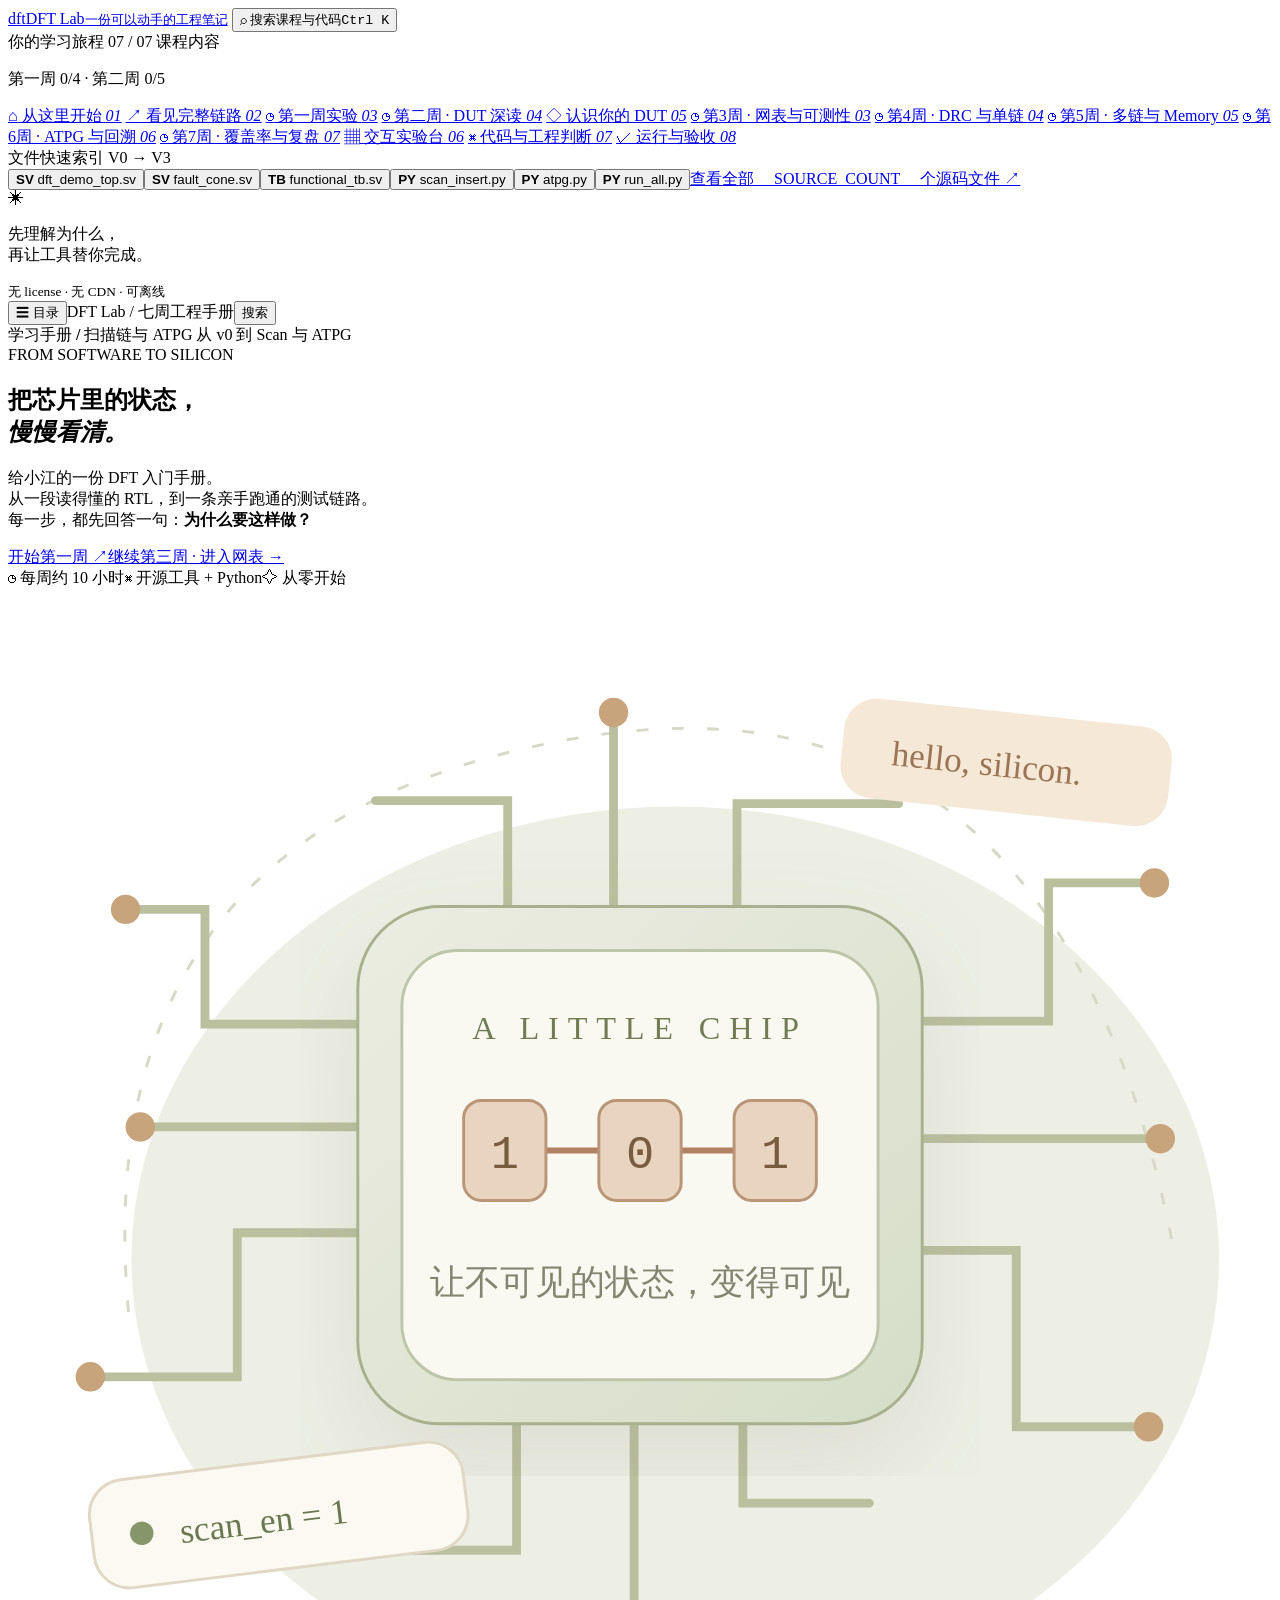
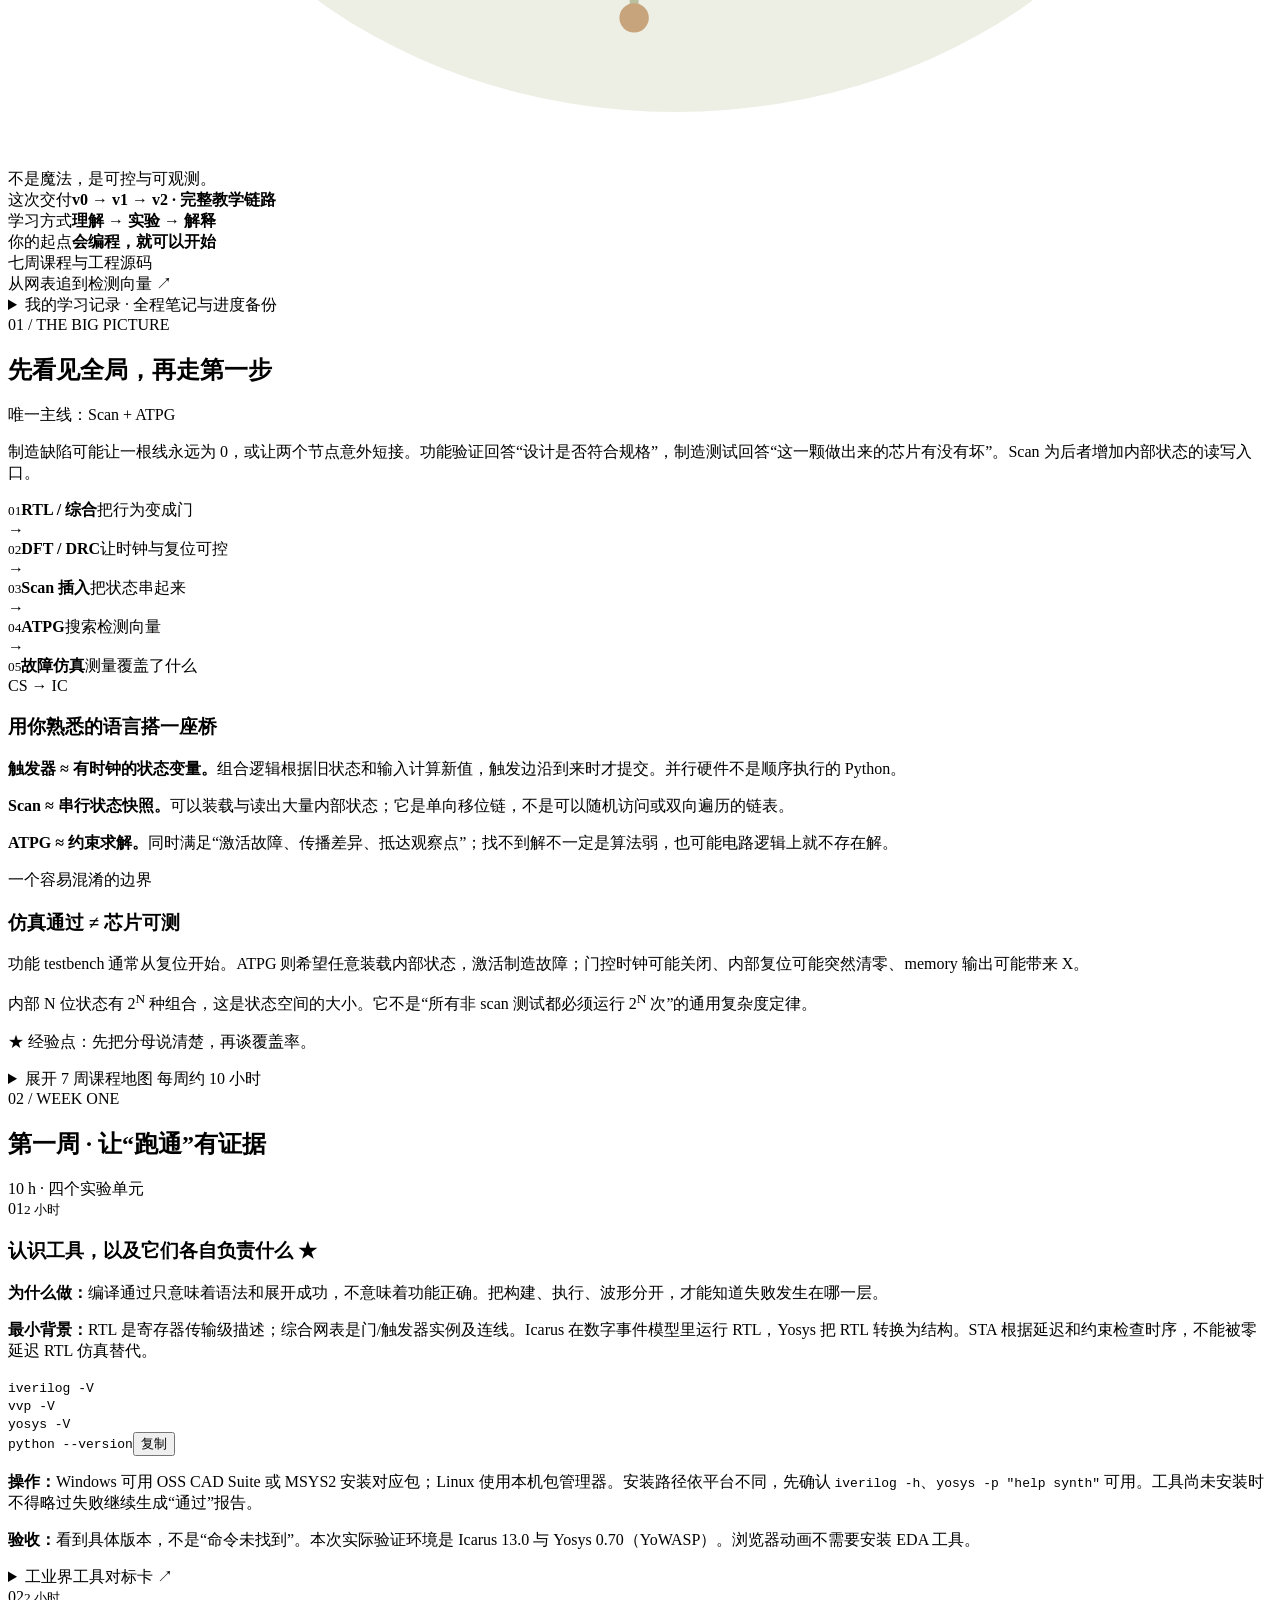
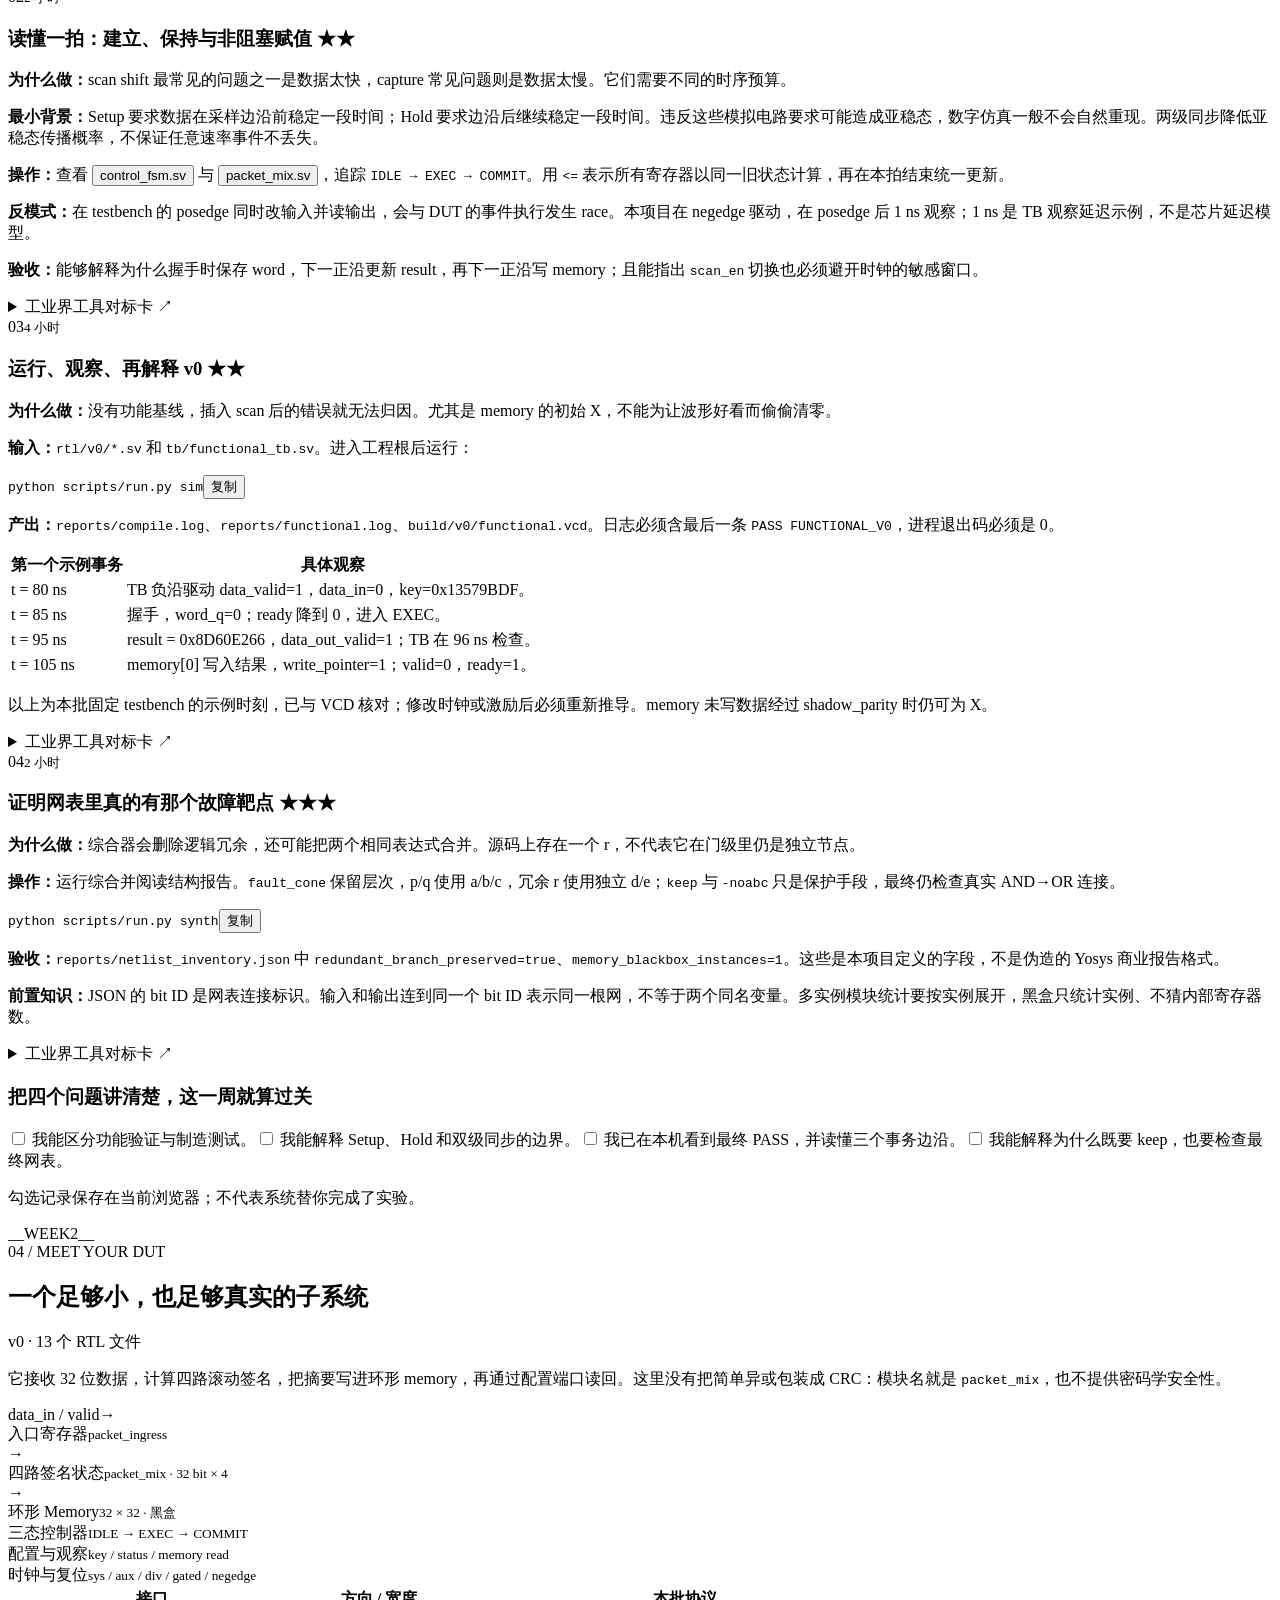
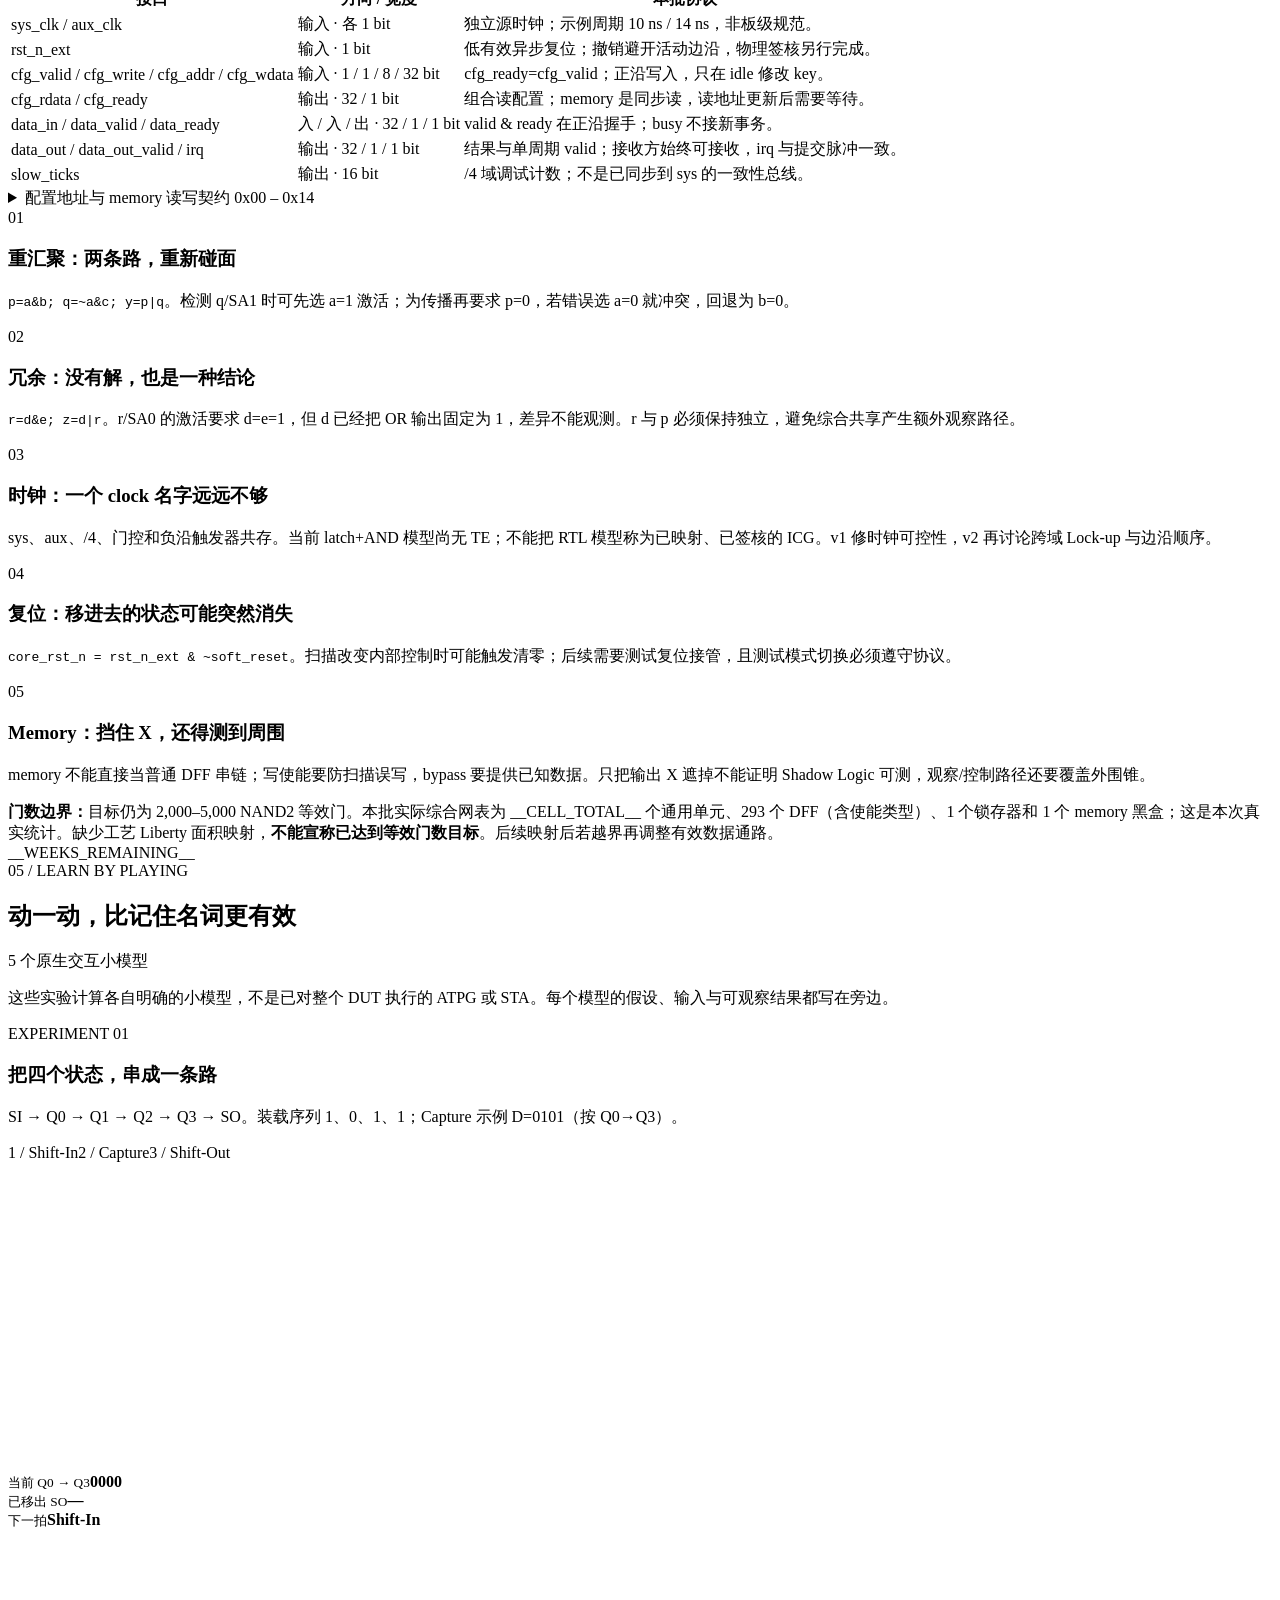
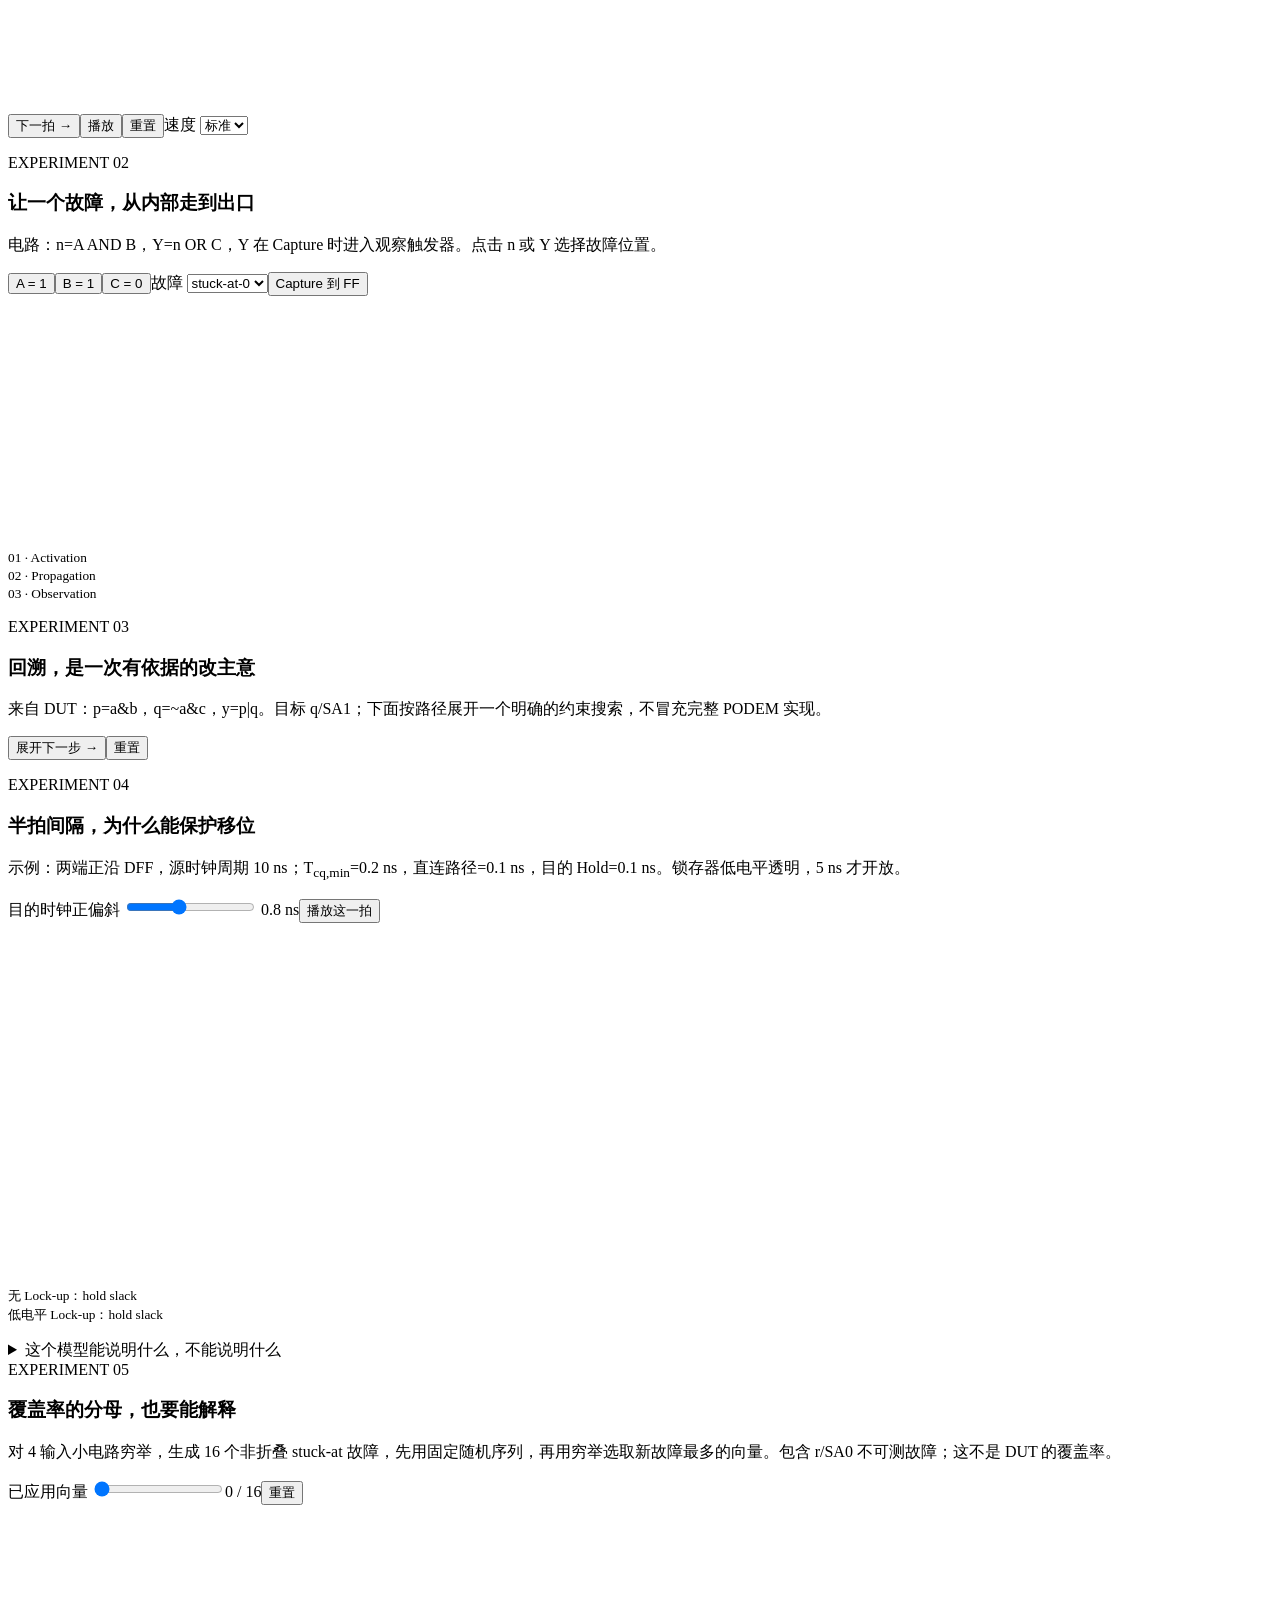
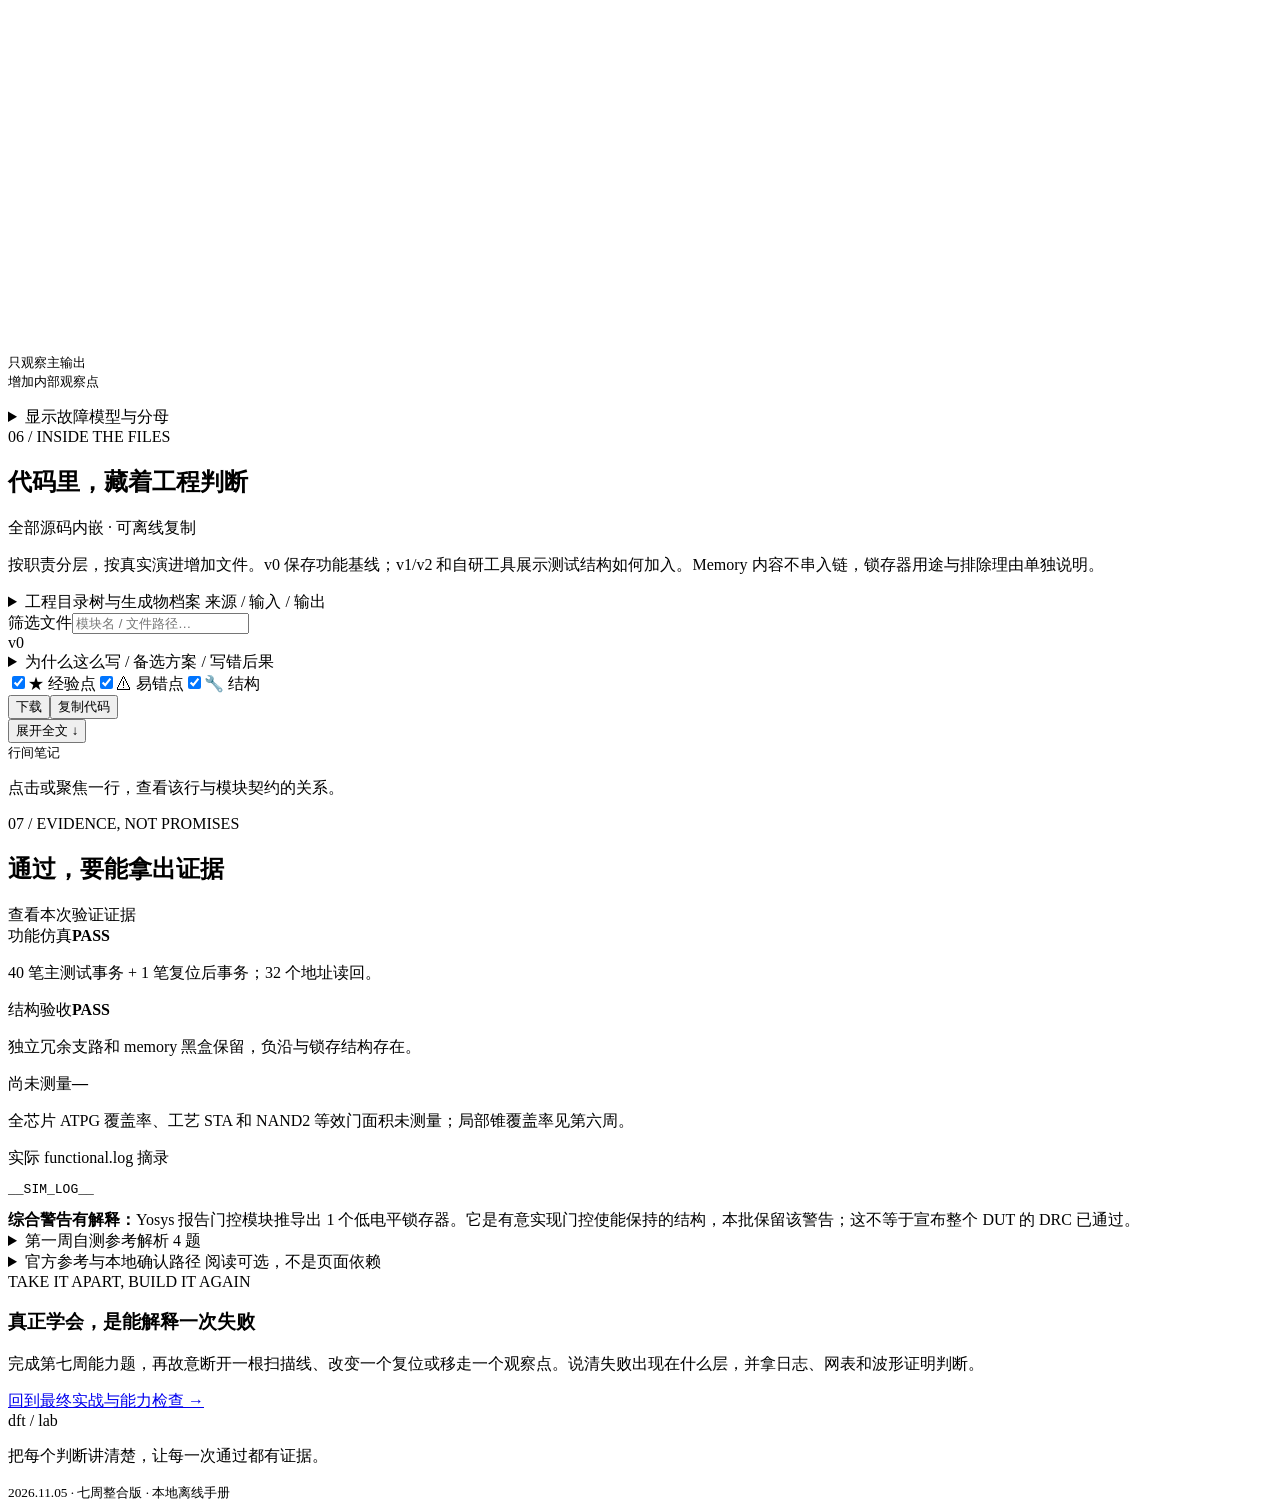
<file: dft-lab/web/assets/course.template.html>
<!doctype html>
<html lang="zh-CN"><head><meta charset="utf-8"><meta name="viewport" content="width=device-width,initial-scale=1"><meta name="color-scheme" content="light"><title>DFT Lab · 把芯片里的状态，慢慢看清</title><style>__CSS__</style></head>
<body>
<aside id="sidebar">
<a class="brand" href="#start"><span class="brand-mark">d<span>f</span>t</span><span>DFT Lab<small>一份可以动手的工程笔记</small></span></a>
<button id="open-learning-search" class="learning-search-open"><span>⌕ 搜索课程与代码</span><kbd>Ctrl K</kbd></button>
<div class="course-label">你的学习旅程 <span>07 / 07 课程内容</span></div>
<div class="progress-track"><div id="progress"></div></div><p class="progress-caption" id="progress-caption">第一周 0/4 · 第二周 0/5</p>
<nav aria-label="章节导航">
<a href="#start" class="active"><span>⌂</span> 从这里开始 <i>01</i></a>
<a href="#map"><span>↗</span> 看见完整链路 <i>02</i></a>
<a href="#week"><span>◷</span> 第一周实验 <i>03</i></a>
<a href="#week2"><span>◷</span> 第二周 · DUT 深读 <i>04</i></a>
<a href="#design"><span>◇</span> 认识你的 DUT <i>05</i></a>
<a href="#week3"><span>◷</span> 第3周 · 网表与可测性 <i>03</i></a>
<a href="#week4"><span>◷</span> 第4周 · DRC 与单链 <i>04</i></a>
<a href="#week5"><span>◷</span> 第5周 · 多链与 Memory <i>05</i></a>
<a href="#week6"><span>◷</span> 第6周 · ATPG 与回溯 <i>06</i></a>
<a href="#week7"><span>◷</span> 第7周 · 覆盖率与复盘 <i>07</i></a>
<a href="#lab"><span>▦</span> 交互实验台 <i>06</i></a>
<a href="#source"><span>⌘</span> 代码与工程判断 <i>07</i></a>
<a href="#proof"><span>✓</span> 运行与验收 <i>08</i></a>
</nav>
<div class="file-index"><div class="course-label">文件快速索引 <span>V0 → V3</span></div><button data-open-file="rtl/v0/dft_demo_top.sv"><b>SV</b> dft_demo_top.sv</button><button data-open-file="rtl/v0/fault_cone.sv"><b>SV</b> fault_cone.sv</button><button data-open-file="tb/functional_tb.sv"><b>TB</b> functional_tb.sv</button><button data-open-file="dft_tools/scan_insert.py"><b>PY</b> scan_insert.py</button><button data-open-file="dft_tools/atpg.py"><b>PY</b> atpg.py</button><button data-open-file="scripts/run_all.py"><b>PY</b> run_all.py</button><a href="#source">查看全部 __SOURCE_COUNT__ 个源码文件 ↗</a></div>
<div class="sidebar-note"><span>✳</span><p>先理解为什么，<br>再让工具替你完成。</p><small>无 license · 无 CDN · 可离线</small></div>
</aside>
<div class="mobile-bar"><button id="menu-toggle" aria-expanded="false" aria-controls="sidebar">☰ 目录</button><span>DFT Lab / 七周工程手册</span><button id="mobile-learning-search">搜索</button></div>
<main>
<header class="topbar"><span>学习手册 <b>/</b> 扫描链与 ATPG</span><span class="edition"><i></i> 从 v0 到 Scan 与 ATPG</span></header>
<section class="hero" id="start">
<div class="hero-copy"><div class="eyebrow"><span></span> FROM SOFTWARE TO SILICON</div><h1>把芯片里的状态，<br><em>慢慢看清。</em></h1><p class="hero-description">给小江的一份 DFT 入门手册。<br>从一段读得懂的 RTL，到一条亲手跑通的测试链路。<br>每一步，都先回答一句：<b>为什么要这样做？</b></p><div class="hero-actions"><a class="btn primary" href="#week">开始第一周 <span>↗</span></a><a class="text-link" href="#week3">继续第三周 · 进入网表 →</a></div><div class="hero-foot"><span>◷ 每周约 10 小时</span><span>⌘ 开源工具 + Python</span><span>✧ 从零开始</span></div></div>
<div class="hero-art" aria-label="芯片和扫描链的装饰示意">
<svg viewBox="0 0 430 400" role="img"><defs><linearGradient id="chipgrad" x2="1" y2="1"><stop stop-color="#ecede2"/><stop offset="1" stop-color="#d5ddc7"/></linearGradient><filter id="shadow"><feDropShadow dx="0" dy="14" stdDeviation="16" flood-color="#7b8064" flood-opacity=".14"/></filter></defs>
<ellipse cx="227" cy="228" rx="185" ry="154" fill="#edeee4"/><path d="M41 246Q26 80 192 51T397 227" fill="none" stroke="#d7d8c6" stroke-dasharray="4 8"/><g stroke="#babf9e" stroke-width="3" fill="none" stroke-linecap="round"><path d="M133 148H67V109H40"/><path d="M133 183H45"/><path d="M133 219H78V268H28"/><path d="M297 147H354V100H390"/><path d="M297 187H392"/><path d="M297 225H343V285H388"/><path d="M170 117V72H125"/><path d="M206 117V42"/><path d="M248 117V73H303"/><path d="M173 273V327H120"/><path d="M213 273V350"/><path d="M250 273V311H293"/></g>
<g fill="#c7a47b"><circle cx="40" cy="109" r="5"/><circle cx="45" cy="183" r="5"/><circle cx="28" cy="268" r="5"/><circle cx="390" cy="100" r="5"/><circle cx="392" cy="187" r="5"/><circle cx="388" cy="285" r="5"/><circle cx="206" cy="42" r="5"/><circle cx="213" cy="350" r="5"/></g>
<g filter="url(#shadow)"><rect x="119" y="108" width="192" height="176" rx="28" fill="url(#chipgrad)" stroke="#a8b08e"/><rect x="134" y="123" width="162" height="146" rx="19" fill="#faf9f1" stroke="#bdc5aa"/><text x="215" y="153" text-anchor="middle" fill="#707b53" font-size="11" letter-spacing="3">A LITTLE CHIP</text><path d="M158 191H270" stroke="#b18164" stroke-width="2"/><g fill="#e8d4bf" stroke="#ba9679"><rect x="155" y="174" width="28" height="34" rx="6"/><rect x="201" y="174" width="28" height="34" rx="6"/><rect x="247" y="174" width="28" height="34" rx="6"/></g><g fill="#785b41" font-family="monospace" font-size="16" text-anchor="middle"><text x="169" y="197">1</text><text x="215" y="197">0</text><text x="261" y="197">1</text></g><text x="215" y="240" text-anchor="middle" fill="#838570" font-size="12">让不可见的状态，变得可见</text></g>
<g transform="rotate(-7 80 315)"><rect x="28" y="298" width="128" height="37" rx="12" fill="#fbf9f1" stroke="#e0d7c4"/><circle cx="45" cy="317" r="4" fill="#87966a"/><text x="58" y="322" fill="#697851" font-size="12">scan_en = 1</text></g><g transform="rotate(6 340 55)"><rect x="284" y="42" width="112" height="34" rx="11" fill="#f5e8d7"/><text x="301" y="64" fill="#9b7555" font-size="12">hello, silicon.</text></g>
</svg><span class="art-caption">不是魔法，是可控与可观测。</span>
</div></section>
<div class="intro-strip"><div><span class="tiny-label">这次交付</span><b>v0 → v1 → v2 · 完整教学链路</b></div><div><span class="tiny-label">学习方式</span><b>理解 → 实验 → 解释</b></div><div><span class="tiny-label">你的起点</span><b>会编程，就可以开始</b></div><div class="strip-note">七周课程与工程源码<br>从网表追到检测向量 <span>↗</span></div></div>
<details class="accordion learning-record" id="learning-record"><summary>我的学习记录 · 全程笔记与进度备份</summary><div><p>记录这周的疑问、实验命令和失败原因。导入会合并完成项并保留已有笔记；备份包含全程笔记、第二周笔记和学习自评，不改变工程验收结果。</p><label for="learning-notes">全程笔记</label><textarea id="learning-notes" placeholder="例如：今天复现了哪一个故障？证据在哪个文件？"></textarea><div class="controls"><button class="btn" id="export-learning-record">导出学习记录</button><label class="btn learning-import-label">导入并合并记录<input id="import-learning-record" type="file" accept="application/json,.json" aria-label="导入并合并学习记录"></label></div><p id="learning-record-status" role="status">学习记录保存在当前浏览器；导出后可在其他浏览器导入。</p></div></details>
<section id="map" class="chapter"><div class="section-heading"><div><span class="eyebrow">01 / THE BIG PICTURE</span><h2>先看见全局，再走第一步</h2></div><span class="pill">唯一主线：Scan + ATPG</span></div><p class="section-intro">制造缺陷可能让一根线永远为 0，或让两个节点意外短接。功能验证回答“设计是否符合规格”，制造测试回答“这一颗做出来的芯片有没有坏”。Scan 为后者增加内部状态的读写入口。</p>
<div class="pipeline"><div class="done"><small>01</small><b>RTL / 综合</b><span>把行为变成门</span></div><span>→</span><div><small>02</small><b>DFT / DRC</b><span>让时钟与复位可控</span></div><span>→</span><div><small>03</small><b>Scan 插入</b><span>把状态串起来</span></div><span>→</span><div><small>04</small><b>ATPG</b><span>搜索检测向量</span></div><span>→</span><div><small>05</small><b>故障仿真</b><span>测量覆盖了什么</span></div></div>
<div class="two-col"><article class="note-card"><span class="card-number">CS → IC</span><h3>用你熟悉的语言搭一座桥</h3><p><b>触发器 ≈ 有时钟的状态变量。</b>组合逻辑根据旧状态和输入计算新值，触发边沿到来时才提交。并行硬件不是顺序执行的 Python。</p><p><b>Scan ≈ 串行状态快照。</b>可以装载与读出大量内部状态；它是单向移位链，不是可以随机访问或双向遍历的链表。</p><p><b>ATPG ≈ 约束求解。</b>同时满足“激活故障、传播差异、抵达观察点”；找不到解不一定是算法弱，也可能电路逻辑上就不存在解。</p></article><article class="note-card warm"><span class="card-number">一个容易混淆的边界</span><h3>仿真通过 ≠ 芯片可测</h3><p>功能 testbench 通常从复位开始。ATPG 则希望任意装载内部状态，激活制造故障；门控时钟可能关闭、内部复位可能突然清零、memory 输出可能带来 X。</p><p>内部 N 位状态有 2<sup>N</sup> 种组合，这是状态空间的大小。它不是“所有非 scan 测试都必须运行 2<sup>N</sup> 次”的通用复杂度定律。</p><p class="annotation">★ 经验点：先把分母说清楚，再谈覆盖率。</p></article></div>
<details class="accordion"><summary>展开 7 周课程地图 <span>每周约 10 小时</span></summary><div class="table-scroll"><table><thead><tr><th>阶段</th><th>目标与动作</th><th>硬核验收</th><th>当前状态</th></tr></thead><tbody><tr><td>第 1 周</td><td>IC 地图、时序基础、跑通功能</td><td>解释握手；看到 PASS FUNCTIONAL_V0</td><td>已完整展开</td></tr><tr><td>第 2 周</td><td>读透 DUT / 五类结构</td><td>从端口追到 memory / reset / clock 锥</td><td>课程与结构实验齐备</td></tr><tr><td>第 3 周</td><td>综合、JSON、可测性盘点</td><td>黑盒与冗余靶点真实存活</td><td>课程与网表报告齐备</td></tr><tr><td>第 4 周</td><td>v1：DRC 修复与单链插入</td><td>链长度匹配 scan cell 数；移出与预期一致</td><td>课程与工程实现齐备</td></tr><tr><td>第 5 周</td><td>v2：多链 / Lock-up / memory bypass</td><td>跨域 skew 对照，写使能受控</td><td>课程与工程实现齐备</td></tr><tr><td>第 6 周</td><td>ATPG 与 fault simulation</td><td>真实故障向量、回溯轨迹、覆盖率分母</td><td>课程与工程实现齐备</td></tr><tr><td>第 7 周</td><td>未覆盖故障 / 时序 / 面积 / 布线</td><td>解释长尾和工程代价；完成入职自测</td><td>课程与工程实现齐备</td></tr></tbody></table></div></details></section>
<section id="week" class="chapter"><div class="section-heading"><div><span class="eyebrow">02 / WEEK ONE</span><h2>第一周 · 让“跑通”有证据</h2></div><span class="pill">10 h · 四个实验单元</span></div>
<div class="lesson"><div class="lesson-num">01<small>2 小时</small></div><div><h3>认识工具，以及它们各自负责什么 <span class="difficulty">★</span></h3><p><b>为什么做：</b>编译通过只意味着语法和展开成功，不意味着功能正确。把构建、执行、波形分开，才能知道失败发生在哪一层。</p><p><b>最小背景：</b>RTL 是寄存器传输级描述；综合网表是门/触发器实例及连线。Icarus 在数字事件模型里运行 RTL，Yosys 把 RTL 转换为结构。STA 根据延迟和约束检查时序，不能被零延迟 RTL 仿真替代。</p><div class="command" data-command="iverilog -V&#10;vvp -V&#10;yosys -V&#10;python --version"><code>iverilog -V<br>vvp -V<br>yosys -V<br>python --version</code><button class="copy-command">复制</button></div><p><b>操作：</b>Windows 可用 OSS CAD Suite 或 MSYS2 安装对应包；Linux 使用本机包管理器。安装路径依平台不同，先确认 <code>iverilog -h</code>、<code>yosys -p "help synth"</code> 可用。工具尚未安装时不得略过失败继续生成“通过”报告。</p><p><b>验收：</b>看到具体版本，不是“命令未找到”。本次实际验证环境是 Icarus 13.0 与 Yosys 0.70（YoWASP）。浏览器动画不需要安装 EDA 工具。</p><details class="tool-card"><summary>工业界工具对标卡 ↗</summary><p>本步对应功能仿真与逻辑综合的前置检查；在 DFTCompiler / Tessent 流程之前准备可读入的设计。开源仿真适合本例数字行为，自研工具尚不承担完整工艺库、SDF、DFT 模型和签核职责。商业版本命令需查本机帮助；此处不提供伪造命令。</p></details></div></div>
<div class="lesson"><div class="lesson-num">02<small>2 小时</small></div><div><h3>读懂一拍：建立、保持与非阻塞赋值 <span class="difficulty">★★</span></h3><p><b>为什么做：</b>scan shift 最常见的问题之一是数据太快，capture 常见问题则是数据太慢。它们需要不同的时序预算。</p><p><b>最小背景：</b>Setup 要求数据在采样边沿前稳定一段时间；Hold 要求边沿后继续稳定一段时间。违反这些模拟电路要求可能造成亚稳态，数字仿真一般不会自然重现。两级同步降低亚稳态传播概率，不保证任意速率事件不丢失。</p><p><b>操作：</b>查看 <button class="inline-link" data-open-file="rtl/v0/control_fsm.sv">control_fsm.sv</button> 与 <button class="inline-link" data-open-file="rtl/v0/packet_mix.sv">packet_mix.sv</button>，追踪 <code>IDLE → EXEC → COMMIT</code>。用 <code>&lt;=</code> 表示所有寄存器以同一旧状态计算，再在本拍结束统一更新。</p><div class="callout"><b>反模式：</b>在 testbench 的 posedge 同时改输入并读输出，会与 DUT 的事件执行发生 race。本项目在 negedge 驱动，在 posedge 后 1 ns 观察；1 ns 是 TB 观察延迟示例，不是芯片延迟模型。</div><p><b>验收：</b>能够解释为什么握手时保存 word，下一正沿更新 result，再下一正沿写 memory；且能指出 <code>scan_en</code> 切换也必须避开时钟的敏感窗口。</p><details class="tool-card"><summary>工业界工具对标卡 ↗</summary><p>DFTCompiler / Tessent 需要测试协议中的有效时钟边沿；TetraMAX II / Tessent ATPG 使用对应 capture/shift 过程。实际 setup/hold 签核依赖 STA、工艺库与布线延迟。本批只解释因果并验证 RTL 拍序，不宣称完成 STA。</p></details></div></div>
<div class="lesson"><div class="lesson-num">03<small>4 小时</small></div><div><h3>运行、观察、再解释 v0 <span class="difficulty">★★</span></h3><p><b>为什么做：</b>没有功能基线，插入 scan 后的错误就无法归因。尤其是 memory 的初始 X，不能为让波形好看而偷偷清零。</p><p><b>输入：</b><code>rtl/v0/*.sv</code> 和 <code>tb/functional_tb.sv</code>。进入工程根后运行：</p><div class="command" data-command="python scripts/run.py sim"><code>python scripts/run.py sim</code><button class="copy-command">复制</button></div><p><b>产出：</b><code>reports/compile.log</code>、<code>reports/functional.log</code>、<code>build/v0/functional.vcd</code>。日志必须含最后一条 <code>PASS FUNCTIONAL_V0</code>，进程退出码必须是 0。</p><div class="table-scroll"><table><thead><tr><th>第一个示例事务</th><th>具体观察</th></tr></thead><tbody><tr><td>t = 80 ns</td><td>TB 负沿驱动 data_valid=1，data_in=0，key=0x13579BDF。</td></tr><tr><td>t = 85 ns</td><td>握手，word_q=0；ready 降到 0，进入 EXEC。</td></tr><tr><td>t = 95 ns</td><td>result = 0x8D60E266，data_out_valid=1；TB 在 96 ns 检查。</td></tr><tr><td>t = 105 ns</td><td>memory[0] 写入结果，write_pointer=1；valid=0，ready=1。</td></tr></tbody></table></div><p class="annotation">以上为本批固定 testbench 的示例时刻，已与 VCD 核对；修改时钟或激励后必须重新推导。memory 未写数据经过 shadow_parity 时仍可为 X。</p><details class="tool-card"><summary>工业界工具对标卡 ↗</summary><p>本步是 DFT 插入前的功能回归，与工业流程中 DFTCompiler/Tessent 改造前后的仿真对照相对应。第一周验证功能语义；完整 DUT 的 post-scan pattern replay 与局部 ATPG 覆盖率在第六周完成，SDF 时序仿真仍不在本项目验证范围内。</p></details></div></div>
<div class="lesson"><div class="lesson-num">04<small>2 小时</small></div><div><h3>证明网表里真的有那个故障靶点 <span class="difficulty">★★★</span></h3><p><b>为什么做：</b>综合器会删除逻辑冗余，还可能把两个相同表达式合并。源码上存在一个 r，不代表它在门级里仍是独立节点。</p><p><b>操作：</b>运行综合并阅读结构报告。<code>fault_cone</code> 保留层次，p/q 使用 a/b/c，冗余 r 使用独立 d/e；<code>keep</code> 与 <code>-noabc</code> 只是保护手段，最终仍检查真实 AND→OR 连接。</p><div class="command" data-command="python scripts/run.py synth"><code>python scripts/run.py synth</code><button class="copy-command">复制</button></div><p><b>验收：</b><code>reports/netlist_inventory.json</code> 中 <code>redundant_branch_preserved=true</code>、<code>memory_blackbox_instances=1</code>。这些是本项目定义的字段，不是伪造的 Yosys 商业报告格式。</p><p><b>前置知识：</b>JSON 的 bit ID 是网表连接标识。输入和输出连到同一个 bit ID 表示同一根网，不等于两个同名变量。多实例模块统计要按实例展开，黑盒只统计实例、不猜内部寄存器数。</p><details class="tool-card"><summary>工业界工具对标卡 ↗</summary><p>对应 DFTCompiler/Tessent 的设计读入、库链接、测试结构盘点阶段。Python 只做本项目局部拓扑验收；工业 DRC 还要理解库中的 scan、clock、reset、时序和测试模型。真实商业命令与报告字段需在已授权环境的 help/man 和流程日志中确认。</p></details></div></div>
<div class="self-check"><h3>把四个问题讲清楚，这一周就算过关</h3><label><input type="checkbox" data-check="map"> 我能区分功能验证与制造测试。</label><label><input type="checkbox" data-check="timing"> 我能解释 Setup、Hold 和双级同步的边界。</label><label><input type="checkbox" data-check="run"> 我已在本机看到最终 PASS，并读懂三个事务边沿。</label><label><input type="checkbox" data-check="cone"> 我能解释为什么既要 keep，也要检查最终网表。</label><p class="annotation">勾选记录保存在当前浏览器；不代表系统替你完成了实验。</p></div></section>
__WEEK2__
<section id="design" class="chapter"><div class="section-heading"><div><span class="eyebrow">04 / MEET YOUR DUT</span><h2>一个足够小，也足够真实的子系统</h2></div><span class="pill">v0 · 13 个 RTL 文件</span></div><p class="section-intro">它接收 32 位数据，计算四路滚动签名，把摘要写进环形 memory，再通过配置端口读回。这里没有把简单异或包装成 CRC：模块名就是 <code>packet_mix</code>，也不提供密码学安全性。</p>
<div class="architecture"><div class="arch-top"><span>data_in / valid</span><b>→</b><div>入口寄存器<small>packet_ingress</small></div><b>→</b><div class="green">四路签名状态<small>packet_mix · 32 bit × 4</small></div><b>→</b><div>环形 Memory<small>32 × 32 · 黑盒</small></div></div><div class="arch-bottom"><div>三态控制器<small>IDLE → EXEC → COMMIT</small></div><div>配置与观察<small>key / status / memory read</small></div><div>时钟与复位<small>sys / aux / div / gated / negedge</small></div></div></div>
<div class="table-scroll"><table><thead><tr><th>接口</th><th>方向 / 宽度</th><th>本批协议</th></tr></thead><tbody><tr><td>sys_clk / aux_clk</td><td>输入 · 各 1 bit</td><td>独立源时钟；示例周期 10 ns / 14 ns，非板级规范。</td></tr><tr><td>rst_n_ext</td><td>输入 · 1 bit</td><td>低有效异步复位；撤销避开活动边沿，物理签核另行完成。</td></tr><tr><td>cfg_valid / cfg_write / cfg_addr / cfg_wdata</td><td>输入 · 1 / 1 / 8 / 32 bit</td><td>cfg_ready=cfg_valid；正沿写入，只在 idle 修改 key。</td></tr><tr><td>cfg_rdata / cfg_ready</td><td>输出 · 32 / 1 bit</td><td>组合读配置；memory 是同步读，读地址更新后需要等待。</td></tr><tr><td>data_in / data_valid / data_ready</td><td>入 / 入 / 出 · 32 / 1 / 1 bit</td><td>valid & ready 在正沿握手；busy 不接新事务。</td></tr><tr><td>data_out / data_out_valid / irq</td><td>输出 · 32 / 1 / 1 bit</td><td>结果与单周期 valid；接收方始终可接收，irq 与提交脉冲一致。</td></tr><tr><td>slow_ticks</td><td>输出 · 16 bit</td><td>/4 域调试计数；不是已同步到 sys 的一致性总线。</td></tr></tbody></table></div>
<details class="accordion"><summary>配置地址与 memory 读写契约 <span>0x00 – 0x14</span></summary><p>0x00：32 位 key；0x04：soft_reset bit0；0x08：状态；0x0C：memory 读地址；0x10：memory 读结果；0x14：提交计数。未定义地址读 0。memory 同址读写为 read-first，未初始化地址为 X。soft_reset 仅清内部核心状态，配置块保留，因此可写回 0 解除复位。</p></details>
<div class="pitfalls"><article><span>01</span><div><h3>重汇聚：两条路，重新碰面</h3><p><code>p=a&b; q=~a&c; y=p|q</code>。检测 q/SA1 时可先选 a=1 激活；为传播再要求 p=0，若错误选 a=0 就冲突，回退为 b=0。</p></div></article><article><span>02</span><div><h3>冗余：没有解，也是一种结论</h3><p><code>r=d&e; z=d|r</code>。r/SA0 的激活要求 d=e=1，但 d 已经把 OR 输出固定为 1，差异不能观测。r 与 p 必须保持独立，避免综合共享产生额外观察路径。</p></div></article><article><span>03</span><div><h3>时钟：一个 clock 名字远远不够</h3><p>sys、aux、/4、门控和负沿触发器共存。当前 latch+AND 模型尚无 TE；不能把 RTL 模型称为已映射、已签核的 ICG。v1 修时钟可控性，v2 再讨论跨域 Lock-up 与边沿顺序。</p></div></article><article><span>04</span><div><h3>复位：移进去的状态可能突然消失</h3><p><code>core_rst_n = rst_n_ext & ~soft_reset</code>。扫描改变内部控制时可能触发清零；后续需要测试复位接管，且测试模式切换必须遵守协议。</p></div></article><article><span>05</span><div><h3>Memory：挡住 X，还得测到周围</h3><p>memory 不能直接当普通 DFF 串链；写使能要防扫描误写，bypass 要提供已知数据。只把输出 X 遮掉不能证明 Shadow Logic 可测，观察/控制路径还要覆盖外围锥。</p></div></article></div>
<div class="callout"><b>门数边界：</b>目标仍为 2,000–5,000 NAND2 等效门。本批实际综合网表为 __CELL_TOTAL__ 个通用单元、293 个 DFF（含使能类型）、1 个锁存器和 1 个 memory 黑盒；这是本次真实统计。缺少工艺 Liberty 面积映射，<b>不能宣称已达到等效门数目标</b>。后续映射后若越界再调整有效数据通路。</div></section>
__WEEKS_REMAINING__
<section id="lab" class="chapter"><div class="section-heading"><div><span class="eyebrow">05 / LEARN BY PLAYING</span><h2>动一动，比记住名词更有效</h2></div><span class="pill">5 个原生交互小模型</span></div><p class="section-intro">这些实验计算各自明确的小模型，不是已对整个 DUT 执行的 ATPG 或 STA。每个模型的假设、输入与可观察结果都写在旁边。</p>
<article class="lab-card"><div class="lab-heading"><span>EXPERIMENT 01</span><h3>把四个状态，串成一条路</h3><p>SI → Q0 → Q1 → Q2 → Q3 → SO。装载序列 1、0、1、1；Capture 示例 D=0101（按 Q0→Q3）。</p></div><div class="phase-tabs" id="scan-phases"><span>1 / Shift-In</span><span>2 / Capture</span><span>3 / Shift-Out</span></div><div class="diagram-scroll" tabindex="0" role="region" aria-label="实验图表，可横向滚动"><svg id="scan-svg" viewBox="0 0 740 180" role="img" aria-label="四级扫描链与内部 MUX"></svg></div><div class="scan-bottom"><div><small>当前 Q0 → Q3</small><b id="scan-state">0000</b></div><div><small>已移出 SO</small><b id="scan-out">—</b></div><div><small>下一拍</small><b id="scan-phase">Shift-In</b></div></div><div class="diagram-scroll" tabindex="0" role="region" aria-label="实验图表，可横向滚动"><svg id="scan-wave" viewBox="0 0 740 105" role="img" aria-label="CLK 与 SCAN_EN 历史波形"></svg></div><div class="controls"><button id="scan-next" class="btn primary">下一拍 →</button><button id="scan-play" class="btn">播放</button><button id="scan-reset" class="btn">重置</button><label>速度 <select id="scan-speed"><option value="1200">慢速</option><option value="650" selected>标准</option><option value="250">快速</option></select></label></div><p id="scan-note" class="lab-note" aria-live="polite"></p></article>
<article class="lab-card"><div class="lab-heading"><span>EXPERIMENT 02</span><h3>让一个故障，从内部走到出口</h3><p>电路：n=A AND B，Y=n OR C，Y 在 Capture 时进入观察触发器。点击 n 或 Y 选择故障位置。</p></div><div class="controls"><button class="bit-btn" data-pi="a">A = 1</button><button class="bit-btn" data-pi="b">B = 1</button><button class="bit-btn" data-pi="c">C = 0</button><label>故障 <select id="fault-type"><option value="0">stuck-at-0</option><option value="1">stuck-at-1</option></select></label><button id="fault-capture" class="btn primary">Capture 到 FF</button></div><div class="diagram-scroll" tabindex="0" role="region" aria-label="实验图表，可横向滚动"><svg id="fault-svg" viewBox="0 0 740 145" role="img" aria-label="故障电路"></svg></div><div class="three-col"><div class="mini-state"><small>01 · Activation</small><b id="fault-act"></b></div><div class="mini-state"><small>02 · Propagation</small><b id="fault-prop"></b></div><div class="mini-state"><small>03 · Observation</small><b id="fault-obs"></b></div></div><p id="fault-note" class="lab-note" aria-live="polite"></p></article>
<article class="lab-card"><div class="lab-heading"><span>EXPERIMENT 03</span><h3>回溯，是一次有依据的改主意</h3><p>来自 DUT：p=a&b，q=~a&c，y=p|q。目标 q/SA1；下面按路径展开一个明确的约束搜索，不冒充完整 PODEM 实现。</p></div><div id="tree" class="decision-tree"></div><div class="controls"><button id="tree-next" class="btn primary">展开下一步 →</button><button id="tree-reset" class="btn">重置</button></div><p id="tree-note" class="lab-note"></p></article>
<article class="lab-card"><div class="lab-heading"><span>EXPERIMENT 04</span><h3>半拍间隔，为什么能保护移位</h3><p>示例：两端正沿 DFF，源时钟周期 10 ns；T<sub>cq,min</sub>=0.2 ns，直连路径=0.1 ns，目的 Hold=0.1 ns。锁存器低电平透明，5 ns 才开放。</p></div><div class="controls"><label>目的时钟正偏斜 <input type="range" id="skew" min="0" max="2" step="0.1" value="0.8"> <output id="skew-value">0.8 ns</output></label><button id="hold-play" class="btn">播放这一拍</button></div><div class="diagram-scroll" tabindex="0" role="region" aria-label="实验图表，可横向滚动"><svg id="hold-svg" viewBox="0 0 740 210" role="img" aria-label="直连与锁存器保护下的到达时刻"></svg></div><div class="two-col compact"><div class="mini-state"><small>无 Lock-up：hold slack</small><b id="hold-raw"></b></div><div class="mini-state"><small>低电平 Lock-up：hold slack</small><b id="hold-safe"></b></div></div><p id="hold-note" class="lab-note"></p><details class="accordion"><summary>这个模型能说明什么，不能说明什么</summary><p>无锁存器时新数据在 0.3 ns 到达；若目的时钟晚到 0.8 ns，会在目的边沿之前看到新数据，扫描序列可能跳过旧位。这里只画出理想数字到达时刻：hold slack 负值表示不满足约束，并不保证所有违规都恰好“错 1 拍”。锁存器路径新值示例到达 5.1 ns，其保持裕量为 5.1 − skew − 0.1 ns；还需满足下次采样的 setup。只适用示例正沿源、低相位锁存器及给定波形；任意异步时钟不能只靠一个锁存器保证安全。</p></details></article>
<article class="lab-card"><div class="lab-heading"><span>EXPERIMENT 05</span><h3>覆盖率的分母，也要能解释</h3><p>对 4 输入小电路穷举，生成 16 个非折叠 stuck-at 故障，先用固定随机序列，再用穷举选取新故障最多的向量。包含 r/SA0 不可测故障；这不是 DUT 的覆盖率。</p></div><div class="controls"><label>已应用向量 <input type="range" id="coverage-range" min="0" max="16" value="0"><output id="pattern-count">0 / 16</output></label><button id="coverage-reset" class="btn">重置</button></div><div class="diagram-scroll" tabindex="0" role="region" aria-label="实验图表，可横向滚动"><svg id="coverage-svg" viewBox="0 0 740 260" role="img" aria-label="实际小电路故障仿真得出的覆盖率曲线"></svg></div><div class="two-col compact"><div class="mini-state"><small>只观察主输出</small><b id="coverage-base"></b></div><div class="mini-state"><small>增加内部观察点</small><b id="coverage-fixed"></b></div></div><p id="coverage-note" class="lab-note"></p><details class="accordion"><summary>显示故障模型与分母</summary><p>节点 n=a&b，m=~a&c，r=c&d，t=c|r，u=n^d，v=u&m，y=v|t，z=n|m。故障位置为 n/m/r/t/u/v/y/z，各有 SA0/SA1，共 16 个。原设计观察 y/z；新增观察点直接观察 n/m/u/v。比较时固定同一故障集合，未把观察点新增硬件故障算入分母。曲线由页面加载时的布尔 fault simulation 计算，不是手绘百分比。真实工程必须重新统计插入后的故障集合。</p></details></article></section>
<section id="source" class="chapter"><div class="section-heading"><div><span class="eyebrow">06 / INSIDE THE FILES</span><h2>代码里，藏着工程判断</h2></div><span class="pill">全部源码内嵌 · 可离线复制</span></div><p class="section-intro">按职责分层，按真实演进增加文件。v0 保存功能基线；v1/v2 和自研工具展示测试结构如何加入。Memory 内容不串入链，锁存器用途与排除理由单独说明。</p>
<details class="accordion"><summary>工程目录树与生成物档案 <span>来源 / 输入 / 输出</span></summary><pre class="directory">dft-lab/
├─ README.md                工程入口与功能契约
├─ Makefile                 Linux 的三个便捷目标
├─ rtl/v0/                  13 个功能模块；本批真实源码
├─ tb/                      functional_tb.sv / structures_tb.sv
├─ scripts/                 run.py / synth_v0.ys / inspect_netlist.py
│                           study_report.py
├─ constraints/v0.sdc       时钟意图草案（未执行 STA）
├─ docs/file_cards.json     源码工程档案
├─ netlist/v0/              design.v / design.json（工具生成）
├─ build/v0/                functional.* / structures.*（编译产物与真实 VCD）
└─ reports/                 compile.log / functional.log / synth.log
                            netlist_inventory.json / week2.json
                            structures*.log / validation*.json</pre><p><b>rtl/</b> 只描述硬件；<b>tb/</b> 可以有时间延迟与断言；<b>scripts/</b> 组织工具与提取证据；<b>constraints/</b> 声明时钟等环境意图，不能代替实际时序签核；<b>netlist/</b> 保存结构输出；<b>build/</b> 保存可再生运行产物；<b>reports/</b> 保存事实。按职责而非按工具名称分层，避免把验证与设计混在一起。</p><p><b>生成物卡：</b>design.v/json 来自 Yosys，前者给人/仿真阅读、后者给后续网表工具；删掉可重新综合。vvp 是 Icarus 执行产物，VCD 是真实波形，不应手工编辑。log 原样保留工具输出；inventory 是自研结构统计，字段契约写在 inspect_netlist.py。file_cards.json 是本页源码档案的副本。week2.json 从两份 VCD 提取 19 个快照并保留 X，删掉可重新运行 study_report.py。validation.json 保存第一批记录，validation-week2.json 保存第二批检查与文件哈希，删掉会失去可追溯说明；所有生成物规模随实际输出变化，不预先编造行数。</p></details>
<div class="source-layout"><div class="source-list"><label for="file-search">筛选文件</label><input id="file-search" type="search" placeholder="模块名 / 文件路径…"><div id="file-list"></div></div><div class="source-detail"><div class="file-heading"><span id="file-path"></span><span id="file-stage" class="pill">v0</span></div><div id="file-card"></div><details class="accordion decision"><summary>为什么这么写 / 备选方案 / 写错后果</summary><div id="file-decision"></div></details><div class="code-bar"><div class="legend"><label><input type="checkbox" data-highlight="exp" checked>★ 经验点</label><label><input type="checkbox" data-highlight="warn" checked>⚠ 易错点</label><label><input type="checkbox" data-highlight="dft" checked>🔧 结构</label></div><div><button id="download-file">下载</button><button id="copy-file">复制代码</button></div></div><div class="code-scroll" id="code-scroll"><div id="code-lines"></div></div><div class="code-footer"><span id="line-count"></span><button id="expand-code">展开全文 ↓</button></div><div class="line-explain" id="line-explain" aria-live="polite"><small>行间笔记</small><p>点击或聚焦一行，查看该行与模块契约的关系。</p></div></div></div></section>
<section id="proof" class="chapter"><div class="section-heading"><div><span class="eyebrow">07 / EVIDENCE, NOT PROMISES</span><h2>通过，要能拿出证据</h2></div><span class="pill success">查看本次验证证据</span></div><div class="three-col"><div class="proof-card"><span>功能仿真</span><b>PASS</b><p>40 笔主测试事务 + 1 笔复位后事务；32 个地址读回。</p></div><div class="proof-card"><span>结构验收</span><b>PASS</b><p>独立冗余支路和 memory 黑盒保留，负沿与锁存结构存在。</p></div><div class="proof-card neutral"><span>尚未测量</span><b>—</b><p>全芯片 ATPG 覆盖率、工艺 STA 和 NAND2 等效门面积未测量；局部锥覆盖率见第六周。</p></div></div>
<div id="release-evidence"></div><div class="evidence-log"><div><i></i> 实际 functional.log 摘录</div><pre>__SIM_LOG__</pre></div><div class="callout"><b>综合警告有解释：</b>Yosys 报告门控模块推导出 1 个低电平锁存器。它是有意实现门控使能保持的结构，本批保留该警告；这不等于宣布整个 DUT 的 DRC 已通过。</div>
<details class="accordion"><summary>第一周自测参考解析 <span>4 题</span></summary><p><b>1. 为什么不直接用功能输入设置每个寄存器？</b>状态之间受转移关系约束，部分状态很难到达。Scan 提供独立的串行装载路径，但仍受测试时钟、复位和链结构约束。</p><p><b>2. r/SA0 未检测到，是否应该增加随机向量？</b>对于 z=d|(d&e) 的独立 r，r 正常为 1 必须 d=e=1，而 d 已将 z 固定为 1。不存在能观测差异的输入；更多向量不能改变逻辑结论。</p><p><b>3. 两个触发器同步后，能否保证任何事件不丢？</b>不能。它降低亚稳态传播概率；toggle 若连续变化快于目标采样，偶数次翻转可能消失。需限制速率或增加握手协议。</p><p><b>4. 为什么不能把 generic cell_total 写成等效门数？</b>AND、XOR、DFF 面积不同，缺少具体库与基准 NAND2 面积不能换算。正规口径应说明映射库、memory 是否计入、总面积与基准面积。</p></details>
<details class="accordion"><summary>官方参考与本地确认路径 <span>阅读可选，不是页面依赖</span></summary><p><a href="https://steveicarus.github.io/iverilog/usage/getting_started.html" target="_blank" rel="noopener">Icarus Verilog · Getting Started</a>：iverilog 编译 / vvp 执行 / VCD 波形。</p><p><a href="https://yosyshq.readthedocs.io/projects/yosys/en/v0.56/cmd/index_backends.html#write-json-write-design-to-a-json-file" target="_blank" rel="noopener">Yosys · write_json</a>：JSON 结构，以安装版本的帮助为准。</p><p><a href="https://github.com/YosysHQ/oss-cad-suite-build" target="_blank" rel="noopener">OSS CAD Suite</a>：工具获取入口；或参考平台的软件包源。</p><p>本批已在真实工具上执行 read_verilog / synth -noabc / write_json。其他版本需先运行 <code>yosys -p "help synth; help write_json"</code> 确认支持情况。商业命令只作后续工业界概念对照，不作为本地可执行步骤。</p></details>
<div class="next-chapter"><span class="eyebrow">TAKE IT APART, BUILD IT AGAIN</span><h3>真正学会，是能解释一次失败</h3><p>完成第七周能力题，再故意断开一根扫描线、改变一个复位或移走一个观察点。说清失败出现在什么层，并拿日志、网表和波形证明判断。</p><a class="text-link" href="#week7">回到最终实战与能力检查 →</a></div></section>
<footer><span class="brand-small">dft / lab</span><p>把每个判断讲清楚，让每一次通过都有证据。</p><small>2026.11.05 · 七周整合版 · 本地离线手册</small></footer>
</main><div id="toast" role="status"></div>
<dialog id="learning-search-dialog" aria-labelledby="learning-search-title"><div class="learning-search-header"><h2 id="learning-search-title">搜索课程与代码</h2><button class="btn" id="close-learning-search">关闭</button></div><div class="learning-search-fields"><label for="learning-search-input">关键词<input id="learning-search-input" type="search" placeholder="Lock-up / scan_en / atpg.py…" autocomplete="off"></label><label for="learning-search-scope">范围<select id="learning-search-scope"><option>全部</option><option>课程</option><option>代码</option></select></label></div><p id="learning-search-count" role="status" aria-live="polite"></p><div id="learning-search-results" aria-label="搜索结果"></div></dialog>
<script id="embedded-data" type="application/json">__DATA__</script><script>__JS__</script>
</body></html>
</file>
